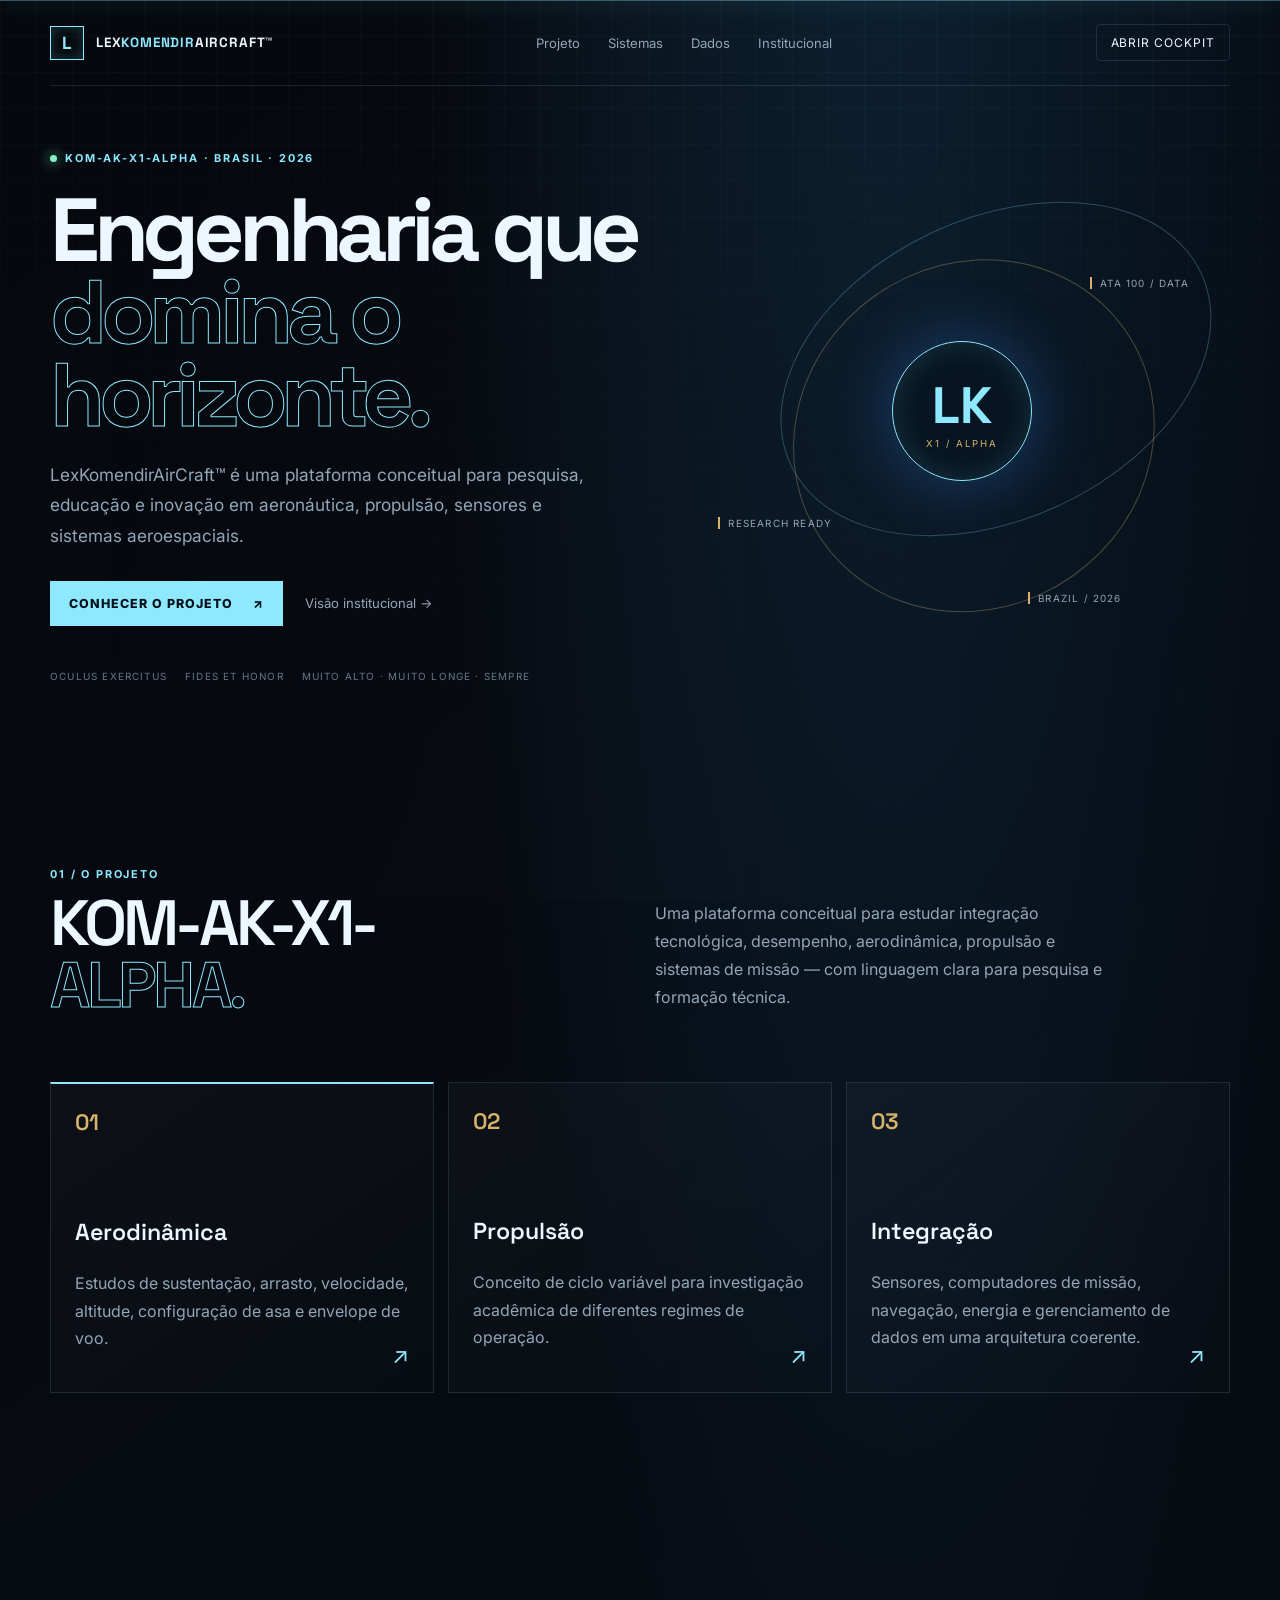
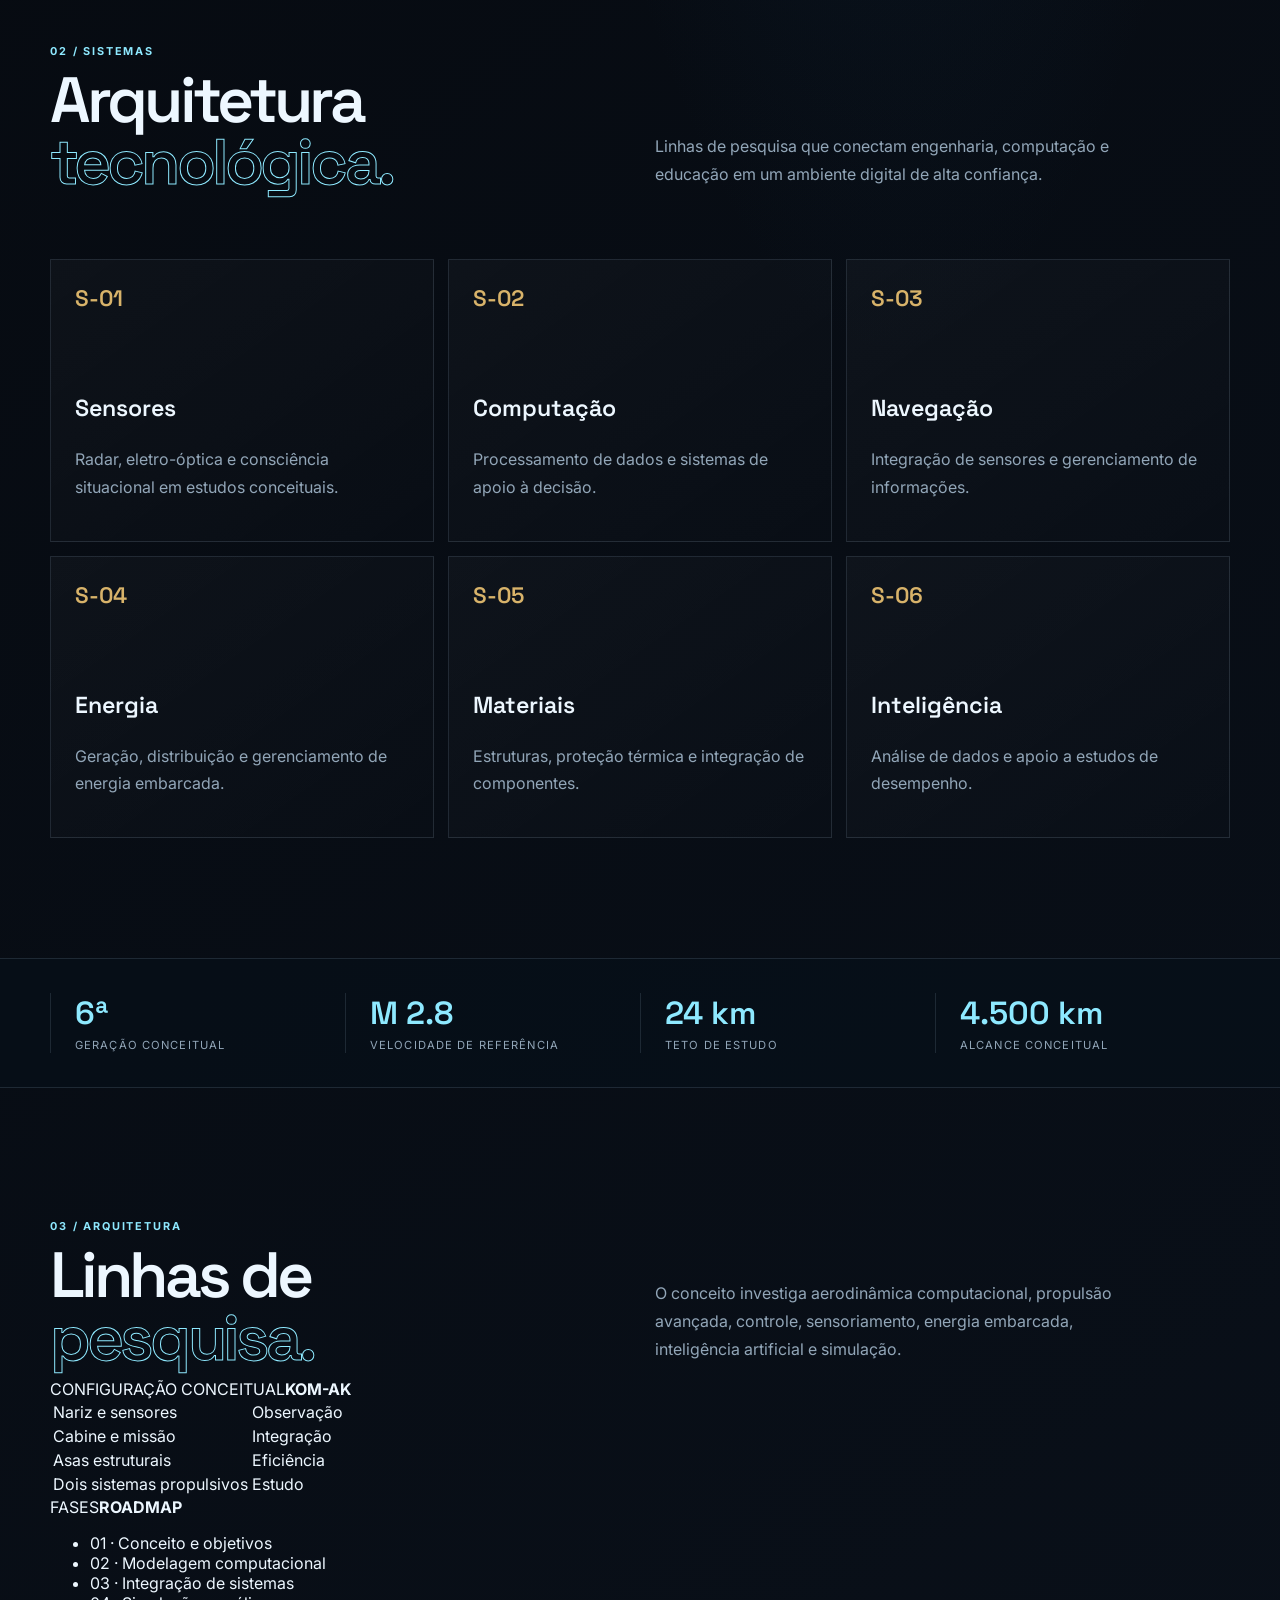
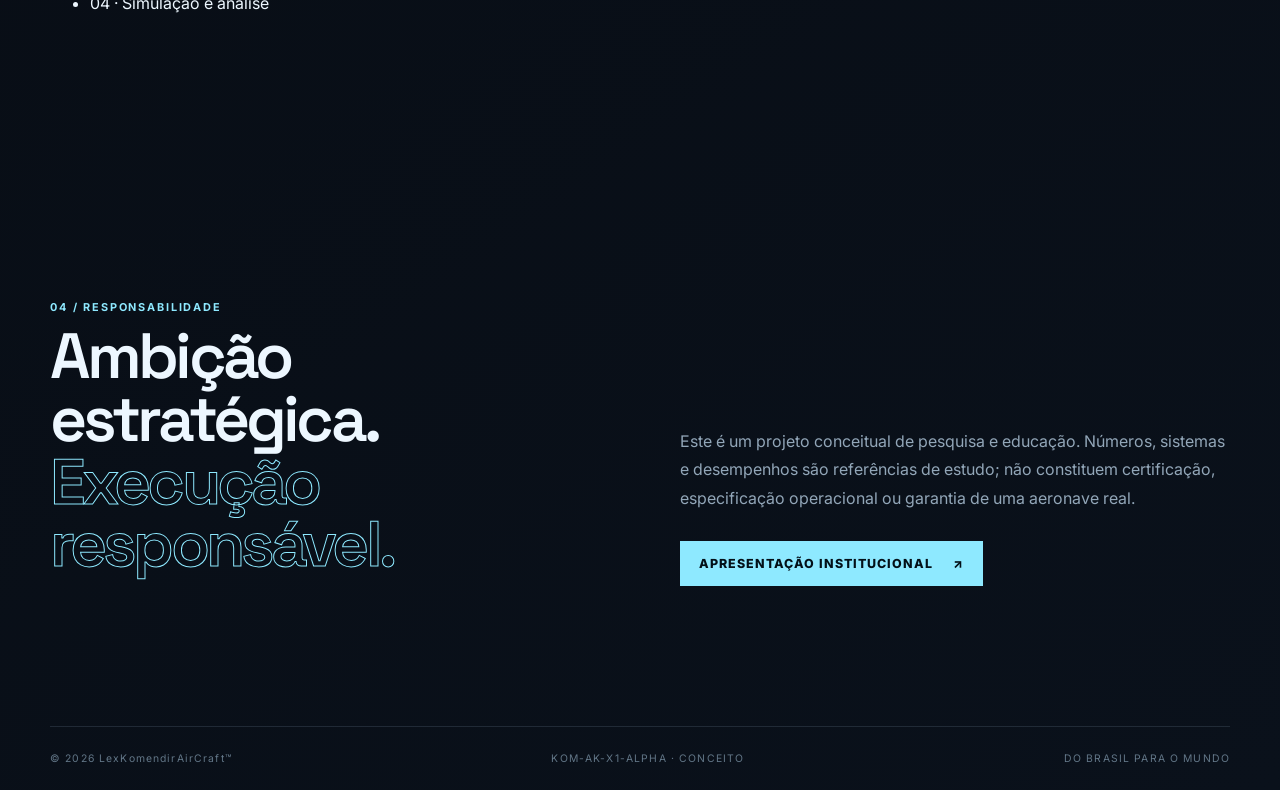
<file: index.html>
<!doctype html>
<html lang="pt-BR">
<head>
  <meta charset="utf-8">
  <meta name="viewport" content="width=device-width,initial-scale=1">
  <meta name="description" content="LexKomendirAirCraft™ — KOM-AK-X1-ALPHA. Projeto conceitual brasileiro de pesquisa, educação e inovação aeronáutica.">
  <meta name="keywords" content="LexKomendirAirCraft, KOM-AK-X1-ALPHA, aeronáutica, propulsão, sensores, pesquisa, educação">
  <meta name="author" content="LexKomendirAirCraft™">
  <meta name="theme-color" content="#05070b">
  <title>LexKomendirAirCraft™ | KOM-AK-X1-ALPHA</title>
  <link rel="preconnect" href="https://fonts.googleapis.com">
  <link rel="preconnect" href="https://fonts.gstatic.com" crossorigin>
  <link href="https://fonts.googleapis.com/css2?family=Inter:wght@400;500;600;700;800&family=Space+Grotesk:wght@500;600;700&display=swap" rel="stylesheet">
  <link rel="stylesheet" href="assets/styles.css">
</head>
<body class="premium-site">
  <div class="grid-bg"></div><div class="scanline"></div>
  <header class="site-header shell">
    <a class="wordmark" href="#inicio" aria-label="LexKomendirAirCraft início"><span class="wordmark-mark">L</span><span>LEX<span>KOMENDIR</span>AIRCRAFT™</span></a>
    <nav class="site-nav" aria-label="Navegação principal"><a href="#projeto">Projeto</a><a href="#sistemas">Sistemas</a><a href="#especificacoes">Dados</a><a href="investidor.html">Institucional</a></nav>
    <a class="outline-btn" href="index_holograma.html">Abrir cockpit</a>
  </header>

  <main>
    <section id="inicio" class="hero-section shell">
      <div class="hero-copy">
        <p class="kicker"><span class="pulse"></span>KOM-AK-X1-ALPHA · BRASIL · 2026</p>
        <h1>Engenharia que<br><em>domina o horizonte.</em></h1>
        <p class="hero-lead">LexKomendirAirCraft™ é uma plataforma conceitual para pesquisa, educação e inovação em aeronáutica, propulsão, sensores e sistemas aeroespaciais.</p>
        <div class="hero-actions"><a class="primary-btn" href="#projeto">Conhecer o projeto <span>↗</span></a><a class="text-link" href="investidor.html">Visão institucional →</a></div>
        <div class="hero-signature"><span>OCULUS EXERCITUS</span><span>FIDES ET HONOR</span><span>MUITO ALTO · MUITO LONGE · SEMPRE</span></div>
      </div>
      <div class="hero-orbit" aria-label="Visualização conceitual do sistema"><div class="orbit orbit-one"></div><div class="orbit orbit-two"></div><div class="orbit-core"><strong>LK</strong><small>X1 / ALPHA</small></div><span class="orbit-label label-a">ATA 100 / DATA</span><span class="orbit-label label-b">RESEARCH READY</span><span class="orbit-label label-c">BRAZIL / 2026</span></div>
    </section>

    <section id="projeto" class="shell section-block"><div class="section-intro"><div><p class="kicker">01 / O PROJETO</p><h2>KOM-AK-X1-<br><em>ALPHA.</em></h2></div><p>Uma plataforma conceitual para estudar integração tecnológica, desempenho, aerodinâmica, propulsão e sistemas de missão — com linguagem clara para pesquisa e formação técnica.</p></div><div class="capability-grid"><article class="capability-card featured"><span class="card-number">01</span><h3>Aerodinâmica</h3><p>Estudos de sustentação, arrasto, velocidade, altitude, configuração de asa e envelope de voo.</p><span class="card-arrow">↗</span></article><article class="capability-card"><span class="card-number">02</span><h3>Propulsão</h3><p>Conceito de ciclo variável para investigação acadêmica de diferentes regimes de operação.</p><span class="card-arrow">↗</span></article><article class="capability-card"><span class="card-number">03</span><h3>Integração</h3><p>Sensores, computadores de missão, navegação, energia e gerenciamento de dados em uma arquitetura coerente.</p><span class="card-arrow">↗</span></article></div></section>

    <section id="sistemas" class="shell section-block"><div class="section-intro"><div><p class="kicker">02 / SISTEMAS</p><h2>Arquitetura<br><em>tecnológica.</em></h2></div><p>Linhas de pesquisa que conectam engenharia, computação e educação em um ambiente digital de alta confiança.</p></div><div class="capability-grid"><article class="capability-card"><span class="card-number">S-01</span><h3>Sensores</h3><p>Radar, eletro-óptica e consciência situacional em estudos conceituais.</p></article><article class="capability-card"><span class="card-number">S-02</span><h3>Computação</h3><p>Processamento de dados e sistemas de apoio à decisão.</p></article><article class="capability-card"><span class="card-number">S-03</span><h3>Navegação</h3><p>Integração de sensores e gerenciamento de informações.</p></article><article class="capability-card"><span class="card-number">S-04</span><h3>Energia</h3><p>Geração, distribuição e gerenciamento de energia embarcada.</p></article><article class="capability-card"><span class="card-number">S-05</span><h3>Materiais</h3><p>Estruturas, proteção térmica e integração de componentes.</p></article><article class="capability-card"><span class="card-number">S-06</span><h3>Inteligência</h3><p>Análise de dados e apoio a estudos de desempenho.</p></article></div></section>

    <section id="especificacoes" class="metrics-band"><div class="shell metrics-inner"><div><strong>6ª</strong><span>geração conceitual</span></div><div><strong>M 2.8</strong><span>velocidade de referência</span></div><div><strong>24 km</strong><span>teto de estudo</span></div><div><strong>4.500 km</strong><span>alcance conceitual</span></div></div></section>

    <section class="shell section-block"><div class="section-intro"><div><p class="kicker">03 / ARQUITETURA</p><h2>Linhas de<br><em>pesquisa.</em></h2></div><p>O conceito investiga aerodinâmica computacional, propulsão avançada, controle, sensoriamento, energia embarcada, inteligência artificial e simulação.</p></div><div class="bottom-grid"><article class="panel table-panel"><div class="panel-head"><span>CONFIGURAÇÃO CONCEITUAL</span><b>KOM-AK</b></div><table><tbody><tr><td>Nariz e sensores</td><td>Observação</td></tr><tr><td>Cabine e missão</td><td>Integração</td></tr><tr><td>Asas estruturais</td><td>Eficiência</td></tr><tr><td>Dois sistemas propulsivos</td><td>Estudo</td></tr></tbody></table></article><article class="panel logs-panel"><div class="panel-head"><span>FASES</span><b>ROADMAP</b></div><ul class="log-list"><li>01 · Conceito e objetivos</li><li>02 · Modelagem computacional</li><li>03 · Integração de sistemas</li><li>04 · Simulação e análise</li></ul></article></div></section>

    <section class="shell closing-section"><div><p class="kicker">04 / RESPONSABILIDADE</p><h2>Ambição estratégica.<br><em>Execução responsável.</em></h2></div><div class="closing-copy"><p>Este é um projeto conceitual de pesquisa e educação. Números, sistemas e desempenhos são referências de estudo; não constituem certificação, especificação operacional ou garantia de uma aeronave real.</p><a class="primary-btn" href="investidor.html">Apresentação institucional <span>↗</span></a></div></section>
  </main>
  <footer class="site-footer shell"><span>© 2026 LexKomendirAirCraft™</span><span>KOM-AK-X1-ALPHA · CONCEITO</span><span>DO BRASIL PARA O MUNDO</span></footer>
</body>
</html>
</file>
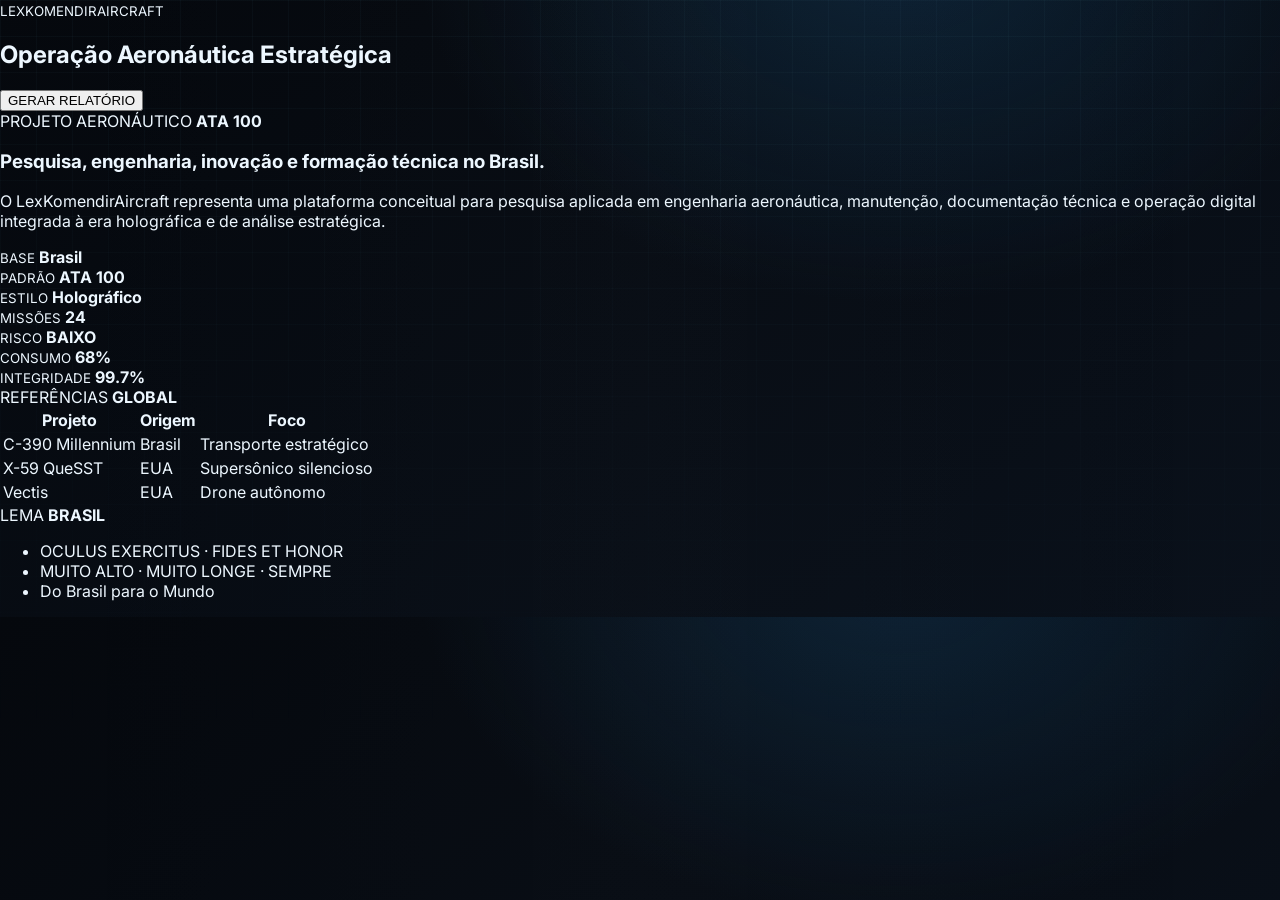
<file: index_holograma.html>
<!DOCTYPE html>
<html lang="pt-BR">
  <head>
    <meta charset="UTF-8" />
    <meta name="viewport" content="width=device-width, initial-scale=1.0" />
    <title>LexKomendirAircraft | Holograma</title>
    <meta name="description" content="LexKomendirAircraft — Projeto aeronáutico nacional com painel holográfico" />
    <link rel="preconnect" href="https://fonts.googleapis.com" />
    <link rel="preconnect" href="https://fonts.gstatic.com" crossorigin />
    <link href="https://fonts.googleapis.com/css2?family=Inter:wght@400;500;600;700;800&display=swap" rel="stylesheet" />
    <link rel="stylesheet" href="assets/styles.css" />
  </head>
  <body>
    <div class="grid-bg"></div>
    <div class="app-shell app-shell--wide">
      <main class="main-panel full-panel">
        <header class="topbar">
          <div>
            <small>LEXKOMENDIRAIRCRAFT</small>
            <h2>Operação Aeronáutica Estratégica</h2>
          </div>
          <button id="generateReport" class="action-btn">GERAR RELATÓRIO</button>
        </header>

        <section class="hero-grid hero-grid--single">
          <article class="panel feature-panel">
            <div class="panel-head">
              <span>PROJETO AERONÁUTICO</span>
              <b>ATA 100</b>
            </div>
            <h3>Pesquisa, engenharia, inovação e formação técnica no Brasil.</h3>
            <p>
              O LexKomendirAircraft representa uma plataforma conceitual para pesquisa aplicada em engenharia aeronáutica,
              manutenção, documentação técnica e operação digital integrada à era holográfica e de análise estratégica.
            </p>

            <div class="metrics-row metrics-row--wide">
              <div class="metric-card">
                <small>BASE</small>
                <strong>Brasil</strong>
              </div>
              <div class="metric-card">
                <small>PADRÃO</small>
                <strong>ATA 100</strong>
              </div>
              <div class="metric-card">
                <small>ESTILO</small>
                <strong>Holográfico</strong>
              </div>
            </div>
          </article>
        </section>

        <section class="stats-grid stats-grid--wide">
          <article class="panel stat-card">
            <small>MISSÕES</small>
            <strong>24</strong>
          </article>
          <article class="panel stat-card">
            <small>RISCO</small>
            <strong>BAIXO</strong>
          </article>
          <article class="panel stat-card">
            <small>CONSUMO</small>
            <strong>68%</strong>
          </article>
          <article class="panel stat-card">
            <small>INTEGRIDADE</small>
            <strong>99.7%</strong>
          </article>
        </section>

        <section class="bottom-grid">
          <article class="panel table-panel">
            <div class="panel-head">
              <span>REFERÊNCIAS</span>
              <b>GLOBAL</b>
            </div>
            <table>
              <thead>
                <tr>
                  <th>Projeto</th>
                  <th>Origem</th>
                  <th>Foco</th>
                </tr>
              </thead>
              <tbody>
                <tr>
                  <td>C-390 Millennium</td>
                  <td>Brasil</td>
                  <td>Transporte estratégico</td>
                </tr>
                <tr>
                  <td>X-59 QueSST</td>
                  <td>EUA</td>
                  <td>Supersônico silencioso</td>
                </tr>
                <tr>
                  <td>Vectis</td>
                  <td>EUA</td>
                  <td>Drone autônomo</td>
                </tr>
              </tbody>
            </table>
          </article>

          <article class="panel logs-panel">
            <div class="panel-head">
              <span>LEMA</span>
              <b>BRASIL</b>
            </div>
            <ul class="log-list">
              <li>OCULUS EXERCITUS · FIDES ET HONOR</li>
              <li>MUITO ALTO · MUITO LONGE · SEMPRE</li>
              <li>Do Brasil para o Mundo</li>
            </ul>
          </article>
        </section>
      </main>
    </div>
    <script src="assets/script.js"></script>
  </body>
</html>
</file>
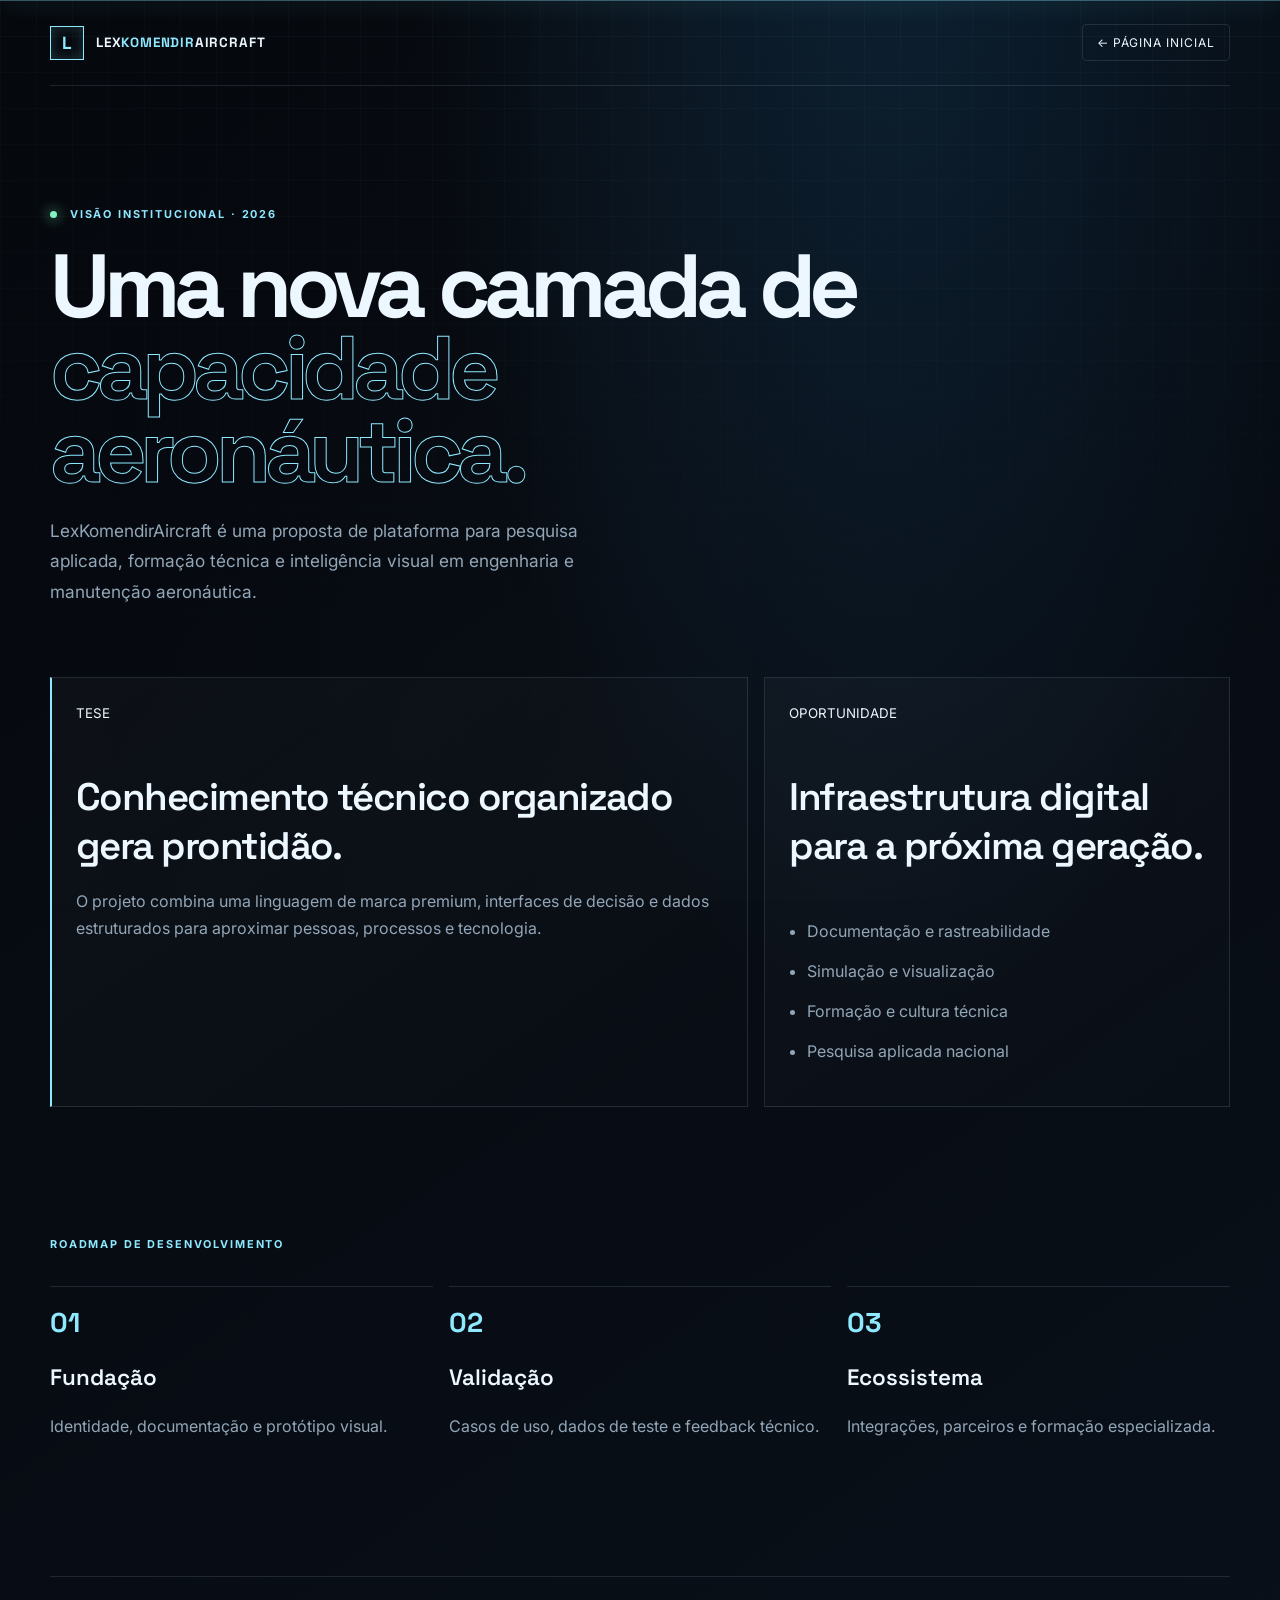
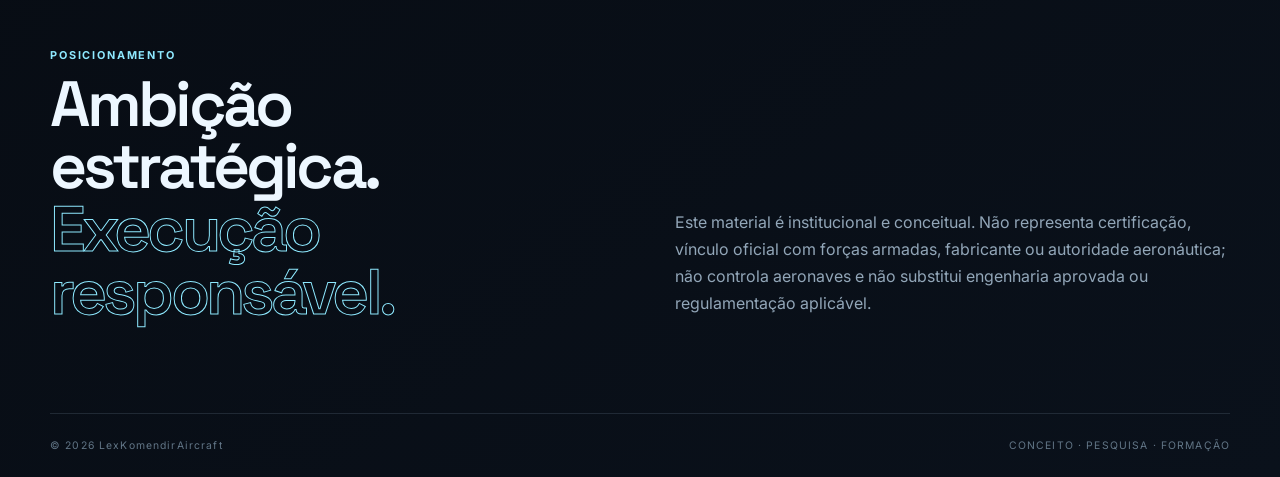
<file: investidor.html>
<!doctype html>
<html lang="pt-BR">
<head>
  <meta charset="utf-8"><meta name="viewport" content="width=device-width,initial-scale=1">
  <title>LexKomendirAircraft | Apresentação institucional</title>
  <link rel="preconnect" href="https://fonts.googleapis.com"><link rel="preconnect" href="https://fonts.gstatic.com" crossorigin>
  <link href="https://fonts.googleapis.com/css2?family=Inter:wght@400;500;600;700;800&family=Space+Grotesk:wght@500;600;700&display=swap" rel="stylesheet"><link rel="stylesheet" href="assets/styles.css">
</head>
<body class="premium-site investor-page"><div class="grid-bg"></div><div class="scanline"></div>
<header class="site-header shell"><a class="wordmark" href="index.html"><span class="wordmark-mark">L</span><span>LEX<span>KOMENDIR</span>AIRCRAFT</span></a><a class="outline-btn" href="index.html">← Página inicial</a></header>
<main class="shell investor-main"><section class="investor-hero"><p class="kicker"><span class="pulse"></span> VISÃO INSTITUCIONAL · 2026</p><h1>Uma nova camada de<br><em>capacidade aeronáutica.</em></h1><p class="hero-lead">LexKomendirAircraft é uma proposta de plataforma para pesquisa aplicada, formação técnica e inteligência visual em engenharia e manutenção aeronáutica.</p></section>
<section class="investor-grid"><article class="investor-card highlight"><small>TESE</small><h2>Conhecimento técnico organizado gera prontidão.</h2><p>O projeto combina uma linguagem de marca premium, interfaces de decisão e dados estruturados para aproximar pessoas, processos e tecnologia.</p></article><article class="investor-card"><small>OPORTUNIDADE</small><h2>Infraestrutura digital para a próxima geração.</h2><ul><li>Documentação e rastreabilidade</li><li>Simulação e visualização</li><li>Formação e cultura técnica</li><li>Pesquisa aplicada nacional</li></ul></article></section>
<section class="roadmap"><p class="kicker">ROADMAP DE DESENVOLVIMENTO</p><div class="roadmap-line"><article><b>01</b><h3>Fundação</h3><p>Identidade, documentação e protótipo visual.</p></article><article><b>02</b><h3>Validação</h3><p>Casos de uso, dados de teste e feedback técnico.</p></article><article><b>03</b><h3>Ecossistema</h3><p>Integrações, parceiros e formação especializada.</p></article></div></section>
<section class="institutional-note"><div><p class="kicker">POSICIONAMENTO</p><h2>Ambição estratégica.<br><em>Execução responsável.</em></h2></div><p>Este material é institucional e conceitual. Não representa certificação, vínculo oficial com forças armadas, fabricante ou autoridade aeronáutica; não controla aeronaves e não substitui engenharia aprovada ou regulamentação aplicável.</p></section></main>
<footer class="site-footer shell"><span>© 2026 LexKomendirAircraft</span><span>CONCEITO · PESQUISA · FORMAÇÃO</span></footer>
</body></html>
</file>
<file: assets/styles.css>
/* Premium institutional layer */
:root{--bg:#05080d;--bg2:#0a111b;--panel:#0d1722e8;--line:#8ca5bb2d;--cyan:#8ee9ff;--blue:#438dff;--gold:#d8b36a;--text:#edf7ff;--muted:#92a6b8;--green:#80f3c1}*{box-sizing:border-box}html{scroll-behavior:smooth}body{margin:0;background:radial-gradient(ellipse at 70% -10%,#16466b66,transparent 38%),linear-gradient(145deg,var(--bg),var(--bg2));color:var(--text);font-family:Inter,system-ui,sans-serif}body:before{content:"";position:fixed;inset:0;background:linear-gradient(90deg,transparent 0,#ffffff03 50%,transparent 100%);pointer-events:none}.grid-bg{position:fixed;inset:0;background-image:linear-gradient(#8ee9ff08 1px,transparent 1px),linear-gradient(90deg,#8ee9ff08 1px,transparent 1px);background-size:36px 36px;mask-image:linear-gradient(to bottom,#000,transparent 85%);pointer-events:none}.scanline{position:fixed;top:0;left:0;right:0;height:1px;background:#8ee9ff55;box-shadow:0 0 22px #8ee9ff;animation:scan 8s linear infinite;z-index:4;pointer-events:none}@keyframes scan{from{transform:translateY(0)}to{transform:translateY(100vh)}}.shell{width:min(1180px,calc(100% - 48px));margin-inline:auto}.site-header{height:86px;display:flex;align-items:center;justify-content:space-between;border-bottom:1px solid var(--line);position:relative;z-index:2}.wordmark{display:flex;align-items:center;gap:12px;color:var(--text);text-decoration:none;font-family:"Space Grotesk",sans-serif;font-weight:700;letter-spacing:.06em;font-size:.84rem}.wordmark>span:last-child>span{color:var(--cyan)}.wordmark-mark{width:34px;height:34px;display:grid;place-items:center;border:1px solid var(--cyan);color:var(--cyan);font-size:1.1rem;box-shadow:inset 0 0 14px #8ee9ff33}.site-nav{display:flex;gap:28px}.site-nav a,.text-link{color:var(--muted);text-decoration:none;font-size:.82rem}.site-nav a:hover,.text-link:hover{color:var(--cyan)}.outline-btn{border:1px solid var(--line);border-radius:4px;padding:10px 14px;color:var(--text);text-decoration:none;font-size:.75rem;letter-spacing:.08em;text-transform:uppercase}.outline-btn:hover{border-color:var(--cyan);color:var(--cyan)}.hero-section{min-height:650px;display:grid;grid-template-columns:1.06fr .94fr;align-items:center;gap:40px}.kicker{color:var(--cyan);font-size:.68rem;letter-spacing:.17em;font-weight:700}.pulse{display:inline-block;width:7px;height:7px;border-radius:50%;background:var(--green);box-shadow:0 0 13px var(--green);margin-right:8px}.hero-copy h1,.investor-hero h1{font-family:"Space Grotesk",sans-serif;font-size:clamp(3rem,7vw,6.8rem);line-height:.92;letter-spacing:-.07em;margin:24px 0}.hero-copy h1 em,.investor-hero h1 em,h2 em{font-style:normal;color:transparent;-webkit-text-stroke:1px var(--cyan)}.hero-lead{max-width:560px;color:var(--muted);font-size:1.08rem;line-height:1.75}.hero-actions{display:flex;align-items:center;gap:22px;margin-top:30px}.primary-btn{display:inline-flex;gap:20px;align-items:center;background:var(--cyan);color:#031018;padding:14px 18px;text-decoration:none;font-weight:800;font-size:.78rem;letter-spacing:.08em;text-transform:uppercase;border:1px solid var(--cyan)}.primary-btn:hover{background:transparent;color:var(--cyan)}.hero-signature{display:flex;flex-wrap:wrap;gap:18px;margin-top:44px;color:#647888;font-size:.62rem;letter-spacing:.12em}.hero-orbit{width:min(420px,100%);aspect-ratio:1;position:relative;margin:auto;display:grid;place-items:center}.orbit{position:absolute;border:1px solid #8ee9ff42;border-radius:50%;transform:rotate(-25deg)}.orbit-one{inset:4%;height:72%;width:108%;animation:spin 18s linear infinite}.orbit-two{inset:12%;height:88%;width:82%;transform:rotate(55deg);animation:spin 24s linear reverse infinite;border-color:#d8b36a55}@keyframes spin{to{transform:rotate(335deg)}}.orbit-core{width:140px;height:140px;border:1px solid var(--cyan);border-radius:50%;display:grid;place-content:center;text-align:center;box-shadow:0 0 65px #438dff55,inset 0 0 30px #8ee9ff22;background:#071522cc}.orbit-core strong{font:700 3.2rem "Space Grotesk";color:var(--cyan)}.orbit-core small{font-size:.6rem;letter-spacing:.2em;color:var(--gold)}.orbit-label{position:absolute;color:var(--muted);font-size:.62rem;letter-spacing:.12em;border-left:2px solid var(--gold);padding-left:8px}.label-a{top:18%;right:-4%}.label-b{bottom:22%;left:-8%}.label-c{bottom:4%;right:12%}.section-block{padding:120px 0}.section-intro{display:grid;grid-template-columns:1fr 1fr;gap:30px;align-items:end}.section-intro h2,.closing-section h2,.institutional-note h2{font:600 clamp(2.3rem,5vw,4.5rem)/.98 "Space Grotesk";letter-spacing:-.06em;margin:10px 0}.section-intro>p:last-child{color:var(--muted);line-height:1.75;max-width:460px}.capability-grid{display:grid;grid-template-columns:repeat(3,1fr);gap:14px;margin-top:55px}.capability-card,.investor-card{min-height:260px;padding:24px;border:1px solid var(--line);background:linear-gradient(145deg,#ffffff08,#ffffff02);position:relative}.capability-card:hover{border-color:#8ee9ff88;transform:translateY(-4px);transition:.25s}.capability-card.featured{border-top:2px solid var(--cyan)}.card-number{color:var(--gold);font:600 1.4rem "Space Grotesk"}.capability-card h3{font:600 1.45rem "Space Grotesk";margin-top:80px}.capability-card p,.investor-card p,.investor-card li,.institutional-note>p{color:var(--muted);line-height:1.7}.card-arrow{position:absolute;right:24px;bottom:24px;color:var(--cyan);font-size:1.4rem}.metrics-band{border-block:1px solid var(--line);background:#06101a99}.metrics-inner{display:grid;grid-template-columns:repeat(4,1fr);padding:34px 0}.metrics-inner div{padding:0 24px;border-left:1px solid var(--line)}.metrics-inner strong{display:block;color:var(--cyan);font:600 2rem "Space Grotesk"}.metrics-inner span{color:var(--muted);font-size:.7rem;letter-spacing:.1em;text-transform:uppercase}.closing-section{display:grid;grid-template-columns:1fr 1fr;gap:80px;padding:140px 0}.closing-copy{align-self:end}.closing-copy p{color:var(--muted);line-height:1.8;margin-bottom:28px}.site-footer{border-top:1px solid var(--line);padding:25px 0;display:flex;justify-content:space-between;color:#627687;font-size:.65rem;letter-spacing:.11em}.investor-main{padding:110px 0 80px}.investor-hero{max-width:850px}.investor-hero h1{font-size:clamp(3.3rem,7vw,6rem)}.investor-grid{display:grid;grid-template-columns:1.2fr .8fr;gap:16px;margin-top:70px}.investor-card{min-height:330px}.investor-card.highlight{border-left:2px solid var(--cyan)}.investor-card h2{font:600 clamp(1.8rem,3vw,3rem) "Space Grotesk";letter-spacing:-.04em;margin:50px 0 18px}.investor-card ul{padding-left:18px;margin-top:48px}.investor-card li{margin:13px 0}.roadmap{padding:120px 0}.roadmap-line{display:grid;grid-template-columns:repeat(3,1fr);gap:16px;margin-top:35px}.roadmap-line article{border-top:1px solid var(--line);padding-top:18px}.roadmap-line b{color:var(--cyan);font:700 1.7rem "Space Grotesk"}.roadmap-line h3{font:600 1.4rem "Space Grotesk"}.roadmap-line p{color:var(--muted);line-height:1.6}.institutional-note{display:grid;grid-template-columns:1fr 1fr;gap:70px;border-top:1px solid var(--line);padding-top:60px}.institutional-note>p{align-self:end}.app-shell:not(.app-shell--wide){padding-top:28px}@media(max-width:800px){.site-header{height:auto;padding:20px 0;gap:15px;flex-wrap:wrap}.site-nav{order:3;width:100%;justify-content:space-between;gap:10px}.hero-section,.section-intro,.closing-section,.investor-grid,.institutional-note{grid-template-columns:1fr}.hero-section{padding:80px 0}.hero-orbit{margin-top:40px}.capability-grid,.roadmap-line{grid-template-columns:1fr}.metrics-inner{grid-template-columns:repeat(2,1fr);gap:25px}.metrics-inner div{border-left:0;padding:0}.site-footer{gap:12px;flex-direction:column}.shell{width:min(100% - 32px,1180px)}}
</file>
